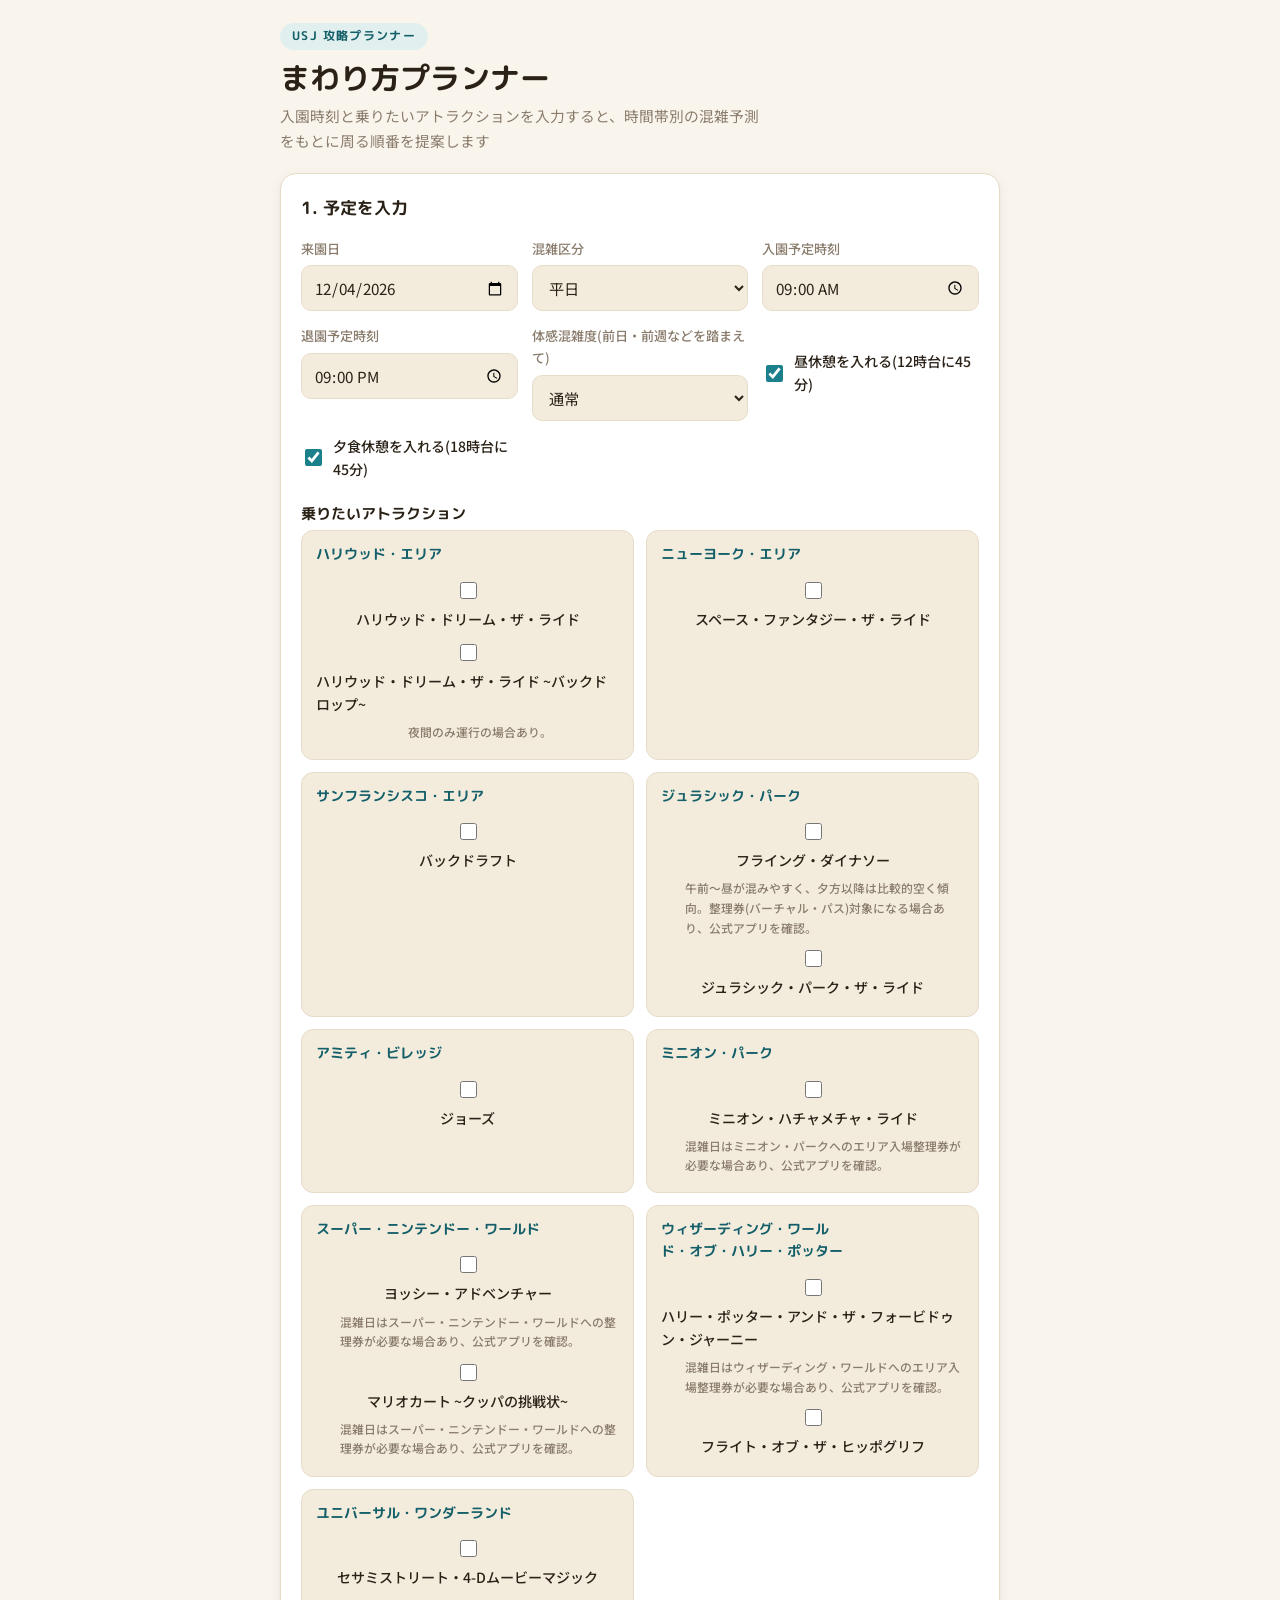
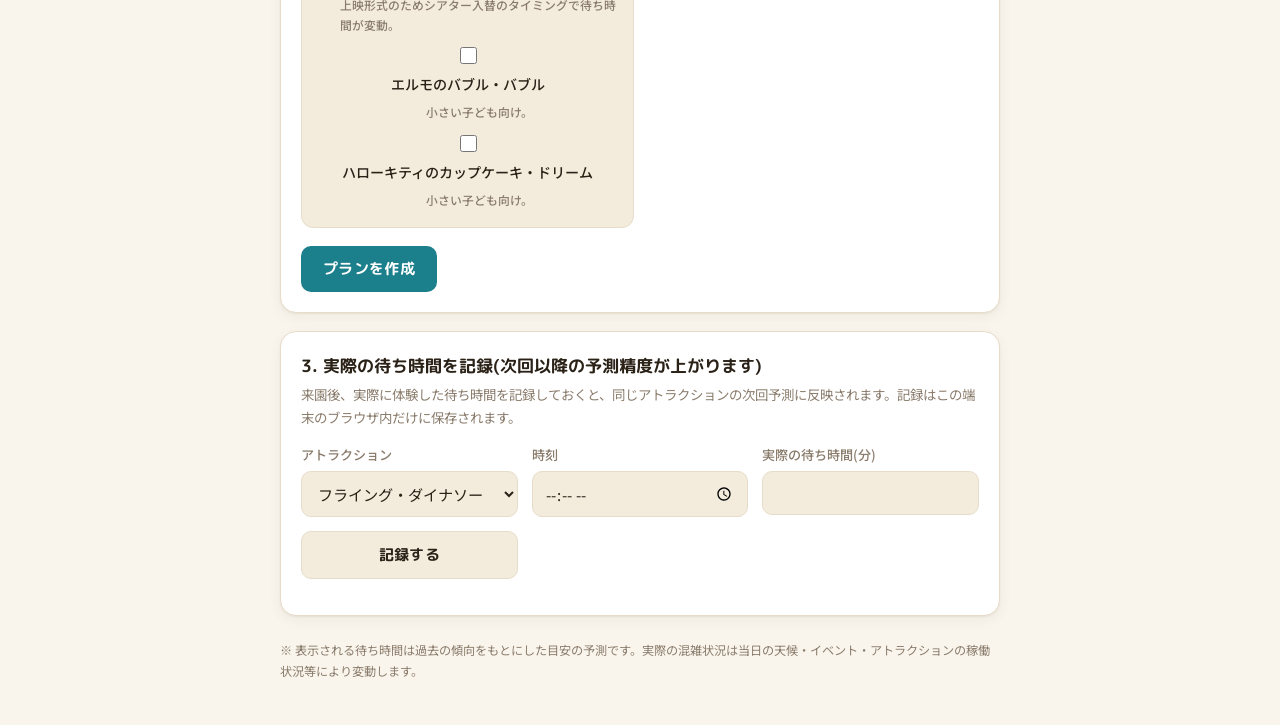
<file: index.html>
<!doctype html>
<html lang="ja">
<head>
  <meta charset="UTF-8" />
  <meta name="viewport" content="width=device-width, initial-scale=1.0, viewport-fit=cover" />
  <title>USJまわり方プランナー</title>
  <link rel="preconnect" href="https://fonts.googleapis.com" />
  <link rel="preconnect" href="https://fonts.gstatic.com" crossorigin />
  <link rel="stylesheet" href="https://fonts.googleapis.com/css2?family=M+PLUS+Rounded+1c:wght@500;700&family=Noto+Sans+JP:wght@400;500;700&display=swap" />
  <link rel="stylesheet" href="style.css" />
</head>
<body>
  <header class="app-header">
    <span class="eyebrow">USJ 攻略プランナー</span>
    <h1>まわり方プランナー</h1>
    <p class="subtitle">入園時刻と乗りたいアトラクションを入力すると、時間帯別の混雑予測をもとに周る順番を提案します</p>
  </header>

  <main>
    <section class="card" id="form-section">
      <h2>1. 予定を入力</h2>
      <form id="plan-form">
        <div class="form-grid">
          <label>
            来園日
            <input type="date" id="visit-date" required />
          </label>
          <label>
            混雑区分
            <select id="day-type">
              <option value="weekday">平日</option>
              <option value="weekend">土日</option>
              <option value="holiday">祝日</option>
              <option value="peak">繁忙期(夏休み・GW・年末年始など)</option>
              <option value="event">イベント開催期(ハロウィン・クリスマスなど)</option>
            </select>
          </label>
          <label>
            入園予定時刻
            <input type="time" id="entry-time" value="09:00" required />
          </label>
          <label>
            退園予定時刻
            <input type="time" id="exit-time" value="21:00" required />
          </label>
          <label>
            体感混雑度(前日・前週などを踏まえて)
            <select id="felt-crowd">
              <option value="-0.2">空いている見込み</option>
              <option value="-0.1">やや空いている見込み</option>
              <option value="0" selected>通常</option>
              <option value="0.1">やや混雑する見込み</option>
              <option value="0.25">非常に混雑する見込み</option>
            </select>
          </label>
          <label class="checkbox-label">
            <input type="checkbox" id="lunch-break" checked />
            昼休憩を入れる(12時台に45分)
          </label>
          <label class="checkbox-label">
            <input type="checkbox" id="dinner-break" checked />
            夕食休憩を入れる(18時台に45分)
          </label>
        </div>

        <h3>乗りたいアトラクション</h3>
        <div id="attraction-list" class="attraction-list"></div>

        <button type="submit" class="primary-btn">プランを作成</button>
      </form>
    </section>

    <section class="card" id="result-section" hidden>
      <h2>2. 提案プラン</h2>
      <div id="summary" class="summary"></div>
      <div id="plan-body" class="itinerary"></div>
      <div id="leftover" class="leftover" hidden></div>

      <h3>時間帯別の混雑予測</h3>
      <p class="hint">選択したアトラクションごとの、時間帯別の予想待ち時間です。バーが低いほど空いている目安です。</p>
      <div id="forecast-charts"></div>
    </section>

    <section class="card" id="log-section">
      <h2>3. 実際の待ち時間を記録(次回以降の予測精度が上がります)</h2>
      <p class="hint">来園後、実際に体験した待ち時間を記録しておくと、同じアトラクションの次回予測に反映されます。記録はこの端末のブラウザ内だけに保存されます。</p>
      <form id="log-form" class="form-grid">
        <label>
          アトラクション
          <select id="log-attraction"></select>
        </label>
        <label>
          時刻
          <input type="time" id="log-time" required />
        </label>
        <label>
          実際の待ち時間(分)
          <input type="number" id="log-wait" min="0" step="5" required />
        </label>
        <button type="submit" class="secondary-btn">記録する</button>
      </form>
      <div id="log-table" class="log-list" hidden>
        <div id="log-body"></div>
      </div>
    </section>
  </main>

  <footer>
    <p>※ 表示される待ち時間は過去の傾向をもとにした目安の予測です。実際の混雑状況は当日の天候・イベント・アトラクションの稼働状況等により変動します。</p>
  </footer>

  <script src="data.js"></script>
  <script src="app.js"></script>
</body>
</html>
</file>
<file: style.css>
/* ---------- デザイントークン ---------- */
:root {
  --bg: #faf5ec;
  --surface: #ffffff;
  --surface-sunken: #f3ecdd;
  --text: #2a2117;
  --muted: #8a7c6c;
  --border: #e7dcc9;
  --accent: #1c7f8c;
  --accent-strong: #145f69;
  --accent-contrast: #ffffff;
  --accent-soft: #e1f0ee;
  --wait-short: #3e8f6b;
  --wait-medium: #c07a1e;
  --wait-long: #b8402f;
  --wait-short-bg: #e4f2ea;
  --wait-medium-bg: #f8ecd8;
  --wait-long-bg: #f6e2de;
  --shadow: 0 1px 2px rgba(42, 33, 23, 0.06), 0 4px 14px rgba(42, 33, 23, 0.05);
  color-scheme: light;
}

@media (prefers-color-scheme: dark) {
  :root:not([data-theme="light"]) {
    --bg: #181410;
    --surface: #241f18;
    --surface-sunken: #1e1a14;
    --text: #f2e9dc;
    --muted: #b9a98f;
    --border: #3a3226;
    --accent: #52bcca;
    --accent-strong: #79d0da;
    --accent-contrast: #12232a;
    --accent-soft: #1d3335;
    --wait-short: #6fd3a4;
    --wait-medium: #f0b04c;
    --wait-long: #ec8271;
    --wait-short-bg: #1f3229;
    --wait-medium-bg: #362a17;
    --wait-long-bg: #3a2320;
    --shadow: 0 1px 2px rgba(0, 0, 0, 0.3), 0 6px 18px rgba(0, 0, 0, 0.25);
  }
}

:root[data-theme="dark"] {
  --bg: #181410;
  --surface: #241f18;
  --surface-sunken: #1e1a14;
  --text: #f2e9dc;
  --muted: #b9a98f;
  --border: #3a3226;
  --accent: #52bcca;
  --accent-strong: #79d0da;
  --accent-contrast: #12232a;
  --accent-soft: #1d3335;
  --wait-short: #6fd3a4;
  --wait-medium: #f0b04c;
  --wait-long: #ec8271;
  --wait-short-bg: #1f3229;
  --wait-medium-bg: #362a17;
  --wait-long-bg: #3a2320;
  --shadow: 0 1px 2px rgba(0, 0, 0, 0.3), 0 6px 18px rgba(0, 0, 0, 0.25);
}

* {
  box-sizing: border-box;
}

html, body {
  background: var(--bg);
}

body {
  margin: 0;
  padding: 20px 16px calc(32px + env(safe-area-inset-bottom, 0px));
  padding-top: calc(20px + env(safe-area-inset-top, 0px));
  color: var(--text);
  font-family: "Noto Sans JP", "Hiragino Sans", "Yu Gothic", sans-serif;
  line-height: 1.65;
  -webkit-text-size-adjust: 100%;
}

h1, h2, h3, h4 {
  font-family: "M PLUS Rounded 1c", "Hiragino Sans", sans-serif;
  font-weight: 700;
  text-wrap: balance;
  margin: 0;
}

/* ---------- ヘッダー ---------- */

.app-header {
  max-width: 720px;
  margin: 0 auto 20px;
}

.eyebrow {
  display: inline-flex;
  align-items: center;
  gap: 6px;
  font-family: "M PLUS Rounded 1c", sans-serif;
  font-size: 0.72rem;
  font-weight: 700;
  letter-spacing: 0.12em;
  color: var(--accent-strong);
  background: var(--accent-soft);
  border-radius: 999px;
  padding: 4px 12px;
  margin-bottom: 10px;
}

.app-header h1 {
  font-size: 1.9rem;
  letter-spacing: 0;
  line-height: 1.2;
}

.subtitle {
  margin: 8px 0 0;
  color: var(--muted);
  font-size: 0.92rem;
  max-width: 60ch;
}

main {
  max-width: 720px;
  margin: 0 auto;
  display: flex;
  flex-direction: column;
  gap: 18px;
}

/* ---------- カード共通 ---------- */

.card {
  background: var(--surface);
  border: 1px solid var(--border);
  border-radius: 16px;
  padding: 20px;
  box-shadow: var(--shadow);
}

.card h2 {
  font-size: 1.05rem;
  display: flex;
  align-items: baseline;
  gap: 8px;
  margin-bottom: 4px;
}

.card h3 {
  font-size: 0.95rem;
  margin: 20px 0 4px;
}

/* ---------- フォーム ---------- */

.form-grid {
  display: grid;
  grid-template-columns: repeat(auto-fit, minmax(200px, 1fr));
  gap: 14px;
  margin: 16px 0;
}

label {
  display: flex;
  flex-direction: column;
  gap: 6px;
  font-size: 0.82rem;
  color: var(--muted);
  font-weight: 500;
}

.checkbox-label {
  flex-direction: row;
  align-items: center;
  gap: 8px;
  color: var(--text);
  font-size: 0.88rem;
}

input, select, button {
  font-size: 0.95rem;
  font-family: inherit;
  color: var(--text);
}

input[type="date"],
input[type="time"],
input[type="number"],
select {
  padding: 10px 12px;
  border-radius: 10px;
  border: 1px solid var(--border);
  background: var(--surface-sunken);
  color: var(--text);
}

input[type="checkbox"] {
  accent-color: var(--accent);
  width: 17px;
  height: 17px;
  flex: 0 0 auto;
}

input:focus-visible, select:focus-visible, button:focus-visible, .link-btn:focus-visible {
  outline: 2px solid var(--accent);
  outline-offset: 2px;
}

.attraction-list {
  display: grid;
  grid-template-columns: repeat(auto-fit, minmax(260px, 1fr));
  gap: 12px;
  margin-bottom: 18px;
}

.area-group {
  border: 1px solid var(--border);
  background: var(--surface-sunken);
  border-radius: 12px;
  padding: 12px 14px;
}

.area-group h4 {
  margin: 0 0 8px;
  font-size: 0.85rem;
  color: var(--accent-strong);
}

.attraction-item {
  display: flex;
  flex-wrap: wrap;
  align-items: center;
  gap: 6px;
  padding: 5px 0;
  font-size: 0.88rem;
  color: var(--text);
}

.attraction-item .note {
  flex-basis: 100%;
  color: var(--muted);
  font-size: 0.74rem;
  margin-left: 24px;
}

.primary-btn, .secondary-btn {
  border: none;
  border-radius: 10px;
  padding: 12px 22px;
  cursor: pointer;
  font-weight: 700;
  font-family: "M PLUS Rounded 1c", sans-serif;
  letter-spacing: 0.02em;
}

.primary-btn {
  background: var(--accent);
  color: var(--accent-contrast);
}

.primary-btn:hover {
  background: var(--accent-strong);
}

.secondary-btn {
  background: var(--surface-sunken);
  border: 1px solid var(--border);
  color: var(--text);
}

.link-btn {
  background: none;
  border: none;
  color: var(--wait-long);
  cursor: pointer;
  padding: 0;
  font-size: 0.82rem;
  text-decoration: underline;
}

/* ---------- 結果サマリー ---------- */

.summary {
  display: flex;
  gap: 10px;
  flex-wrap: wrap;
  margin: 14px 0;
}

.summary-item {
  background: var(--surface-sunken);
  border: 1px solid var(--border);
  border-radius: 10px;
  padding: 9px 14px;
  font-size: 0.86rem;
  font-variant-numeric: tabular-nums;
}

.summary-item strong {
  font-family: "M PLUS Rounded 1c", sans-serif;
  font-variant-numeric: tabular-nums;
}

.summary-warn {
  background: var(--wait-long-bg);
  border-color: var(--wait-long);
  color: var(--wait-long);
}

/* ---------- 提案プラン(タイムライン表示) ---------- */

.itinerary {
  display: flex;
  flex-direction: column;
  gap: 10px;
  margin: 16px 0;
}

.itinerary-item {
  display: flex;
  gap: 14px;
  padding: 12px 14px;
  border: 1px solid var(--border);
  border-radius: 12px;
  background: var(--surface-sunken);
}

.itinerary-time {
  flex: 0 0 auto;
  display: flex;
  flex-direction: column;
  align-items: center;
  gap: 1px;
  min-width: 3.4em;
  font-family: "M PLUS Rounded 1c", sans-serif;
  font-variant-numeric: tabular-nums;
  font-size: 0.8rem;
  color: var(--accent-strong);
  text-align: center;
  padding-top: 2px;
}

.itinerary-time-arrow {
  color: var(--muted);
  font-size: 0.68rem;
}

.itinerary-main {
  flex: 1 1 auto;
  min-width: 0;
}

.itinerary-head {
  display: flex;
  align-items: center;
  gap: 8px;
  flex-wrap: wrap;
}

.itinerary-order {
  flex: 0 0 auto;
  display: inline-flex;
  align-items: center;
  justify-content: center;
  width: 20px;
  height: 20px;
  border-radius: 50%;
  background: var(--accent);
  color: var(--accent-contrast);
  font-size: 0.7rem;
  font-weight: 700;
}

.itinerary-name {
  flex: 1 1 auto;
  min-width: 0;
  font-weight: 700;
  font-size: 0.92rem;
  overflow-wrap: break-word;
}

.itinerary-meta {
  margin-top: 4px;
  color: var(--muted);
  font-size: 0.78rem;
}

.itinerary-tip {
  margin-top: 4px;
  color: var(--accent-strong);
  font-size: 0.78rem;
}

.itinerary-break {
  text-align: center;
  color: var(--muted);
  font-size: 0.84rem;
  padding: 10px;
  background: var(--surface-sunken);
  border: 1px dashed var(--border);
  border-radius: 10px;
}

.itinerary-break-time {
  margin-left: 4px;
  font-variant-numeric: tabular-nums;
}

/* ---------- 実績記録リスト ---------- */

.log-list {
  margin-top: 14px;
  display: flex;
  flex-direction: column;
  gap: 8px;
}

.log-row {
  display: flex;
  align-items: center;
  gap: 10px;
  padding: 9px 12px;
  border: 1px solid var(--border);
  border-radius: 10px;
  background: var(--surface-sunken);
}

.log-row-main {
  flex: 1 1 auto;
  min-width: 0;
  display: flex;
  flex-direction: column;
  gap: 1px;
}

.log-row-name {
  font-weight: 600;
  font-size: 0.86rem;
  overflow-wrap: break-word;
}

.log-row-meta {
  color: var(--muted);
  font-size: 0.74rem;
  font-variant-numeric: tabular-nums;
}

.wait-pill {
  display: inline-flex;
  align-items: center;
  padding: 3px 10px;
  border-radius: 999px;
  font-weight: 700;
  font-size: 0.82rem;
  font-variant-numeric: tabular-nums;
  white-space: nowrap;
}

.wait-short { color: var(--wait-short); background: var(--wait-short-bg); }
.wait-medium { color: var(--wait-medium); background: var(--wait-medium-bg); }
.wait-long { color: var(--wait-long); background: var(--wait-long-bg); }

.note {
  color: var(--muted);
}

.leftover {
  background: var(--wait-long-bg);
  border: 1px solid var(--wait-long);
  color: var(--wait-long);
  border-radius: 10px;
  padding: 10px 14px;
  font-size: 0.86rem;
  margin: 12px 0;
}

.hint {
  color: var(--muted);
  font-size: 0.84rem;
  margin: 4px 0 12px;
}

/* ---------- 混雑予測チャート ---------- */

#forecast-charts {
  display: grid;
  grid-template-columns: repeat(auto-fit, minmax(260px, 1fr));
  gap: 16px;
}

.chart-block h4 {
  margin: 0 0 8px;
  font-size: 0.84rem;
  color: var(--text);
}

.bar-chart {
  display: flex;
  align-items: flex-end;
  gap: 4px;
  height: 96px;
  border-bottom: 1px solid var(--border);
  padding-bottom: 2px;
}

.bar-wrap {
  flex: 1;
  display: flex;
  flex-direction: column;
  align-items: center;
  justify-content: flex-end;
  height: 100%;
}

.bar {
  width: 100%;
  max-width: 16px;
  border-radius: 3px 3px 0 0;
}

.bar.wait-short { background: var(--wait-short); }
.bar.wait-medium { background: var(--wait-medium); }
.bar.wait-long { background: var(--wait-long); }

.bar-label {
  font-size: 0.6rem;
  color: var(--muted);
  margin-top: 4px;
  font-variant-numeric: tabular-nums;
}

footer {
  max-width: 720px;
  margin: 24px auto 0;
  color: var(--muted);
  font-size: 0.76rem;
}

@media (max-width: 480px) {
  .itinerary-item {
    padding: 10px 12px;
    gap: 10px;
  }

  .itinerary-time {
    min-width: 2.9em;
    font-size: 0.74rem;
  }
}
</file>
